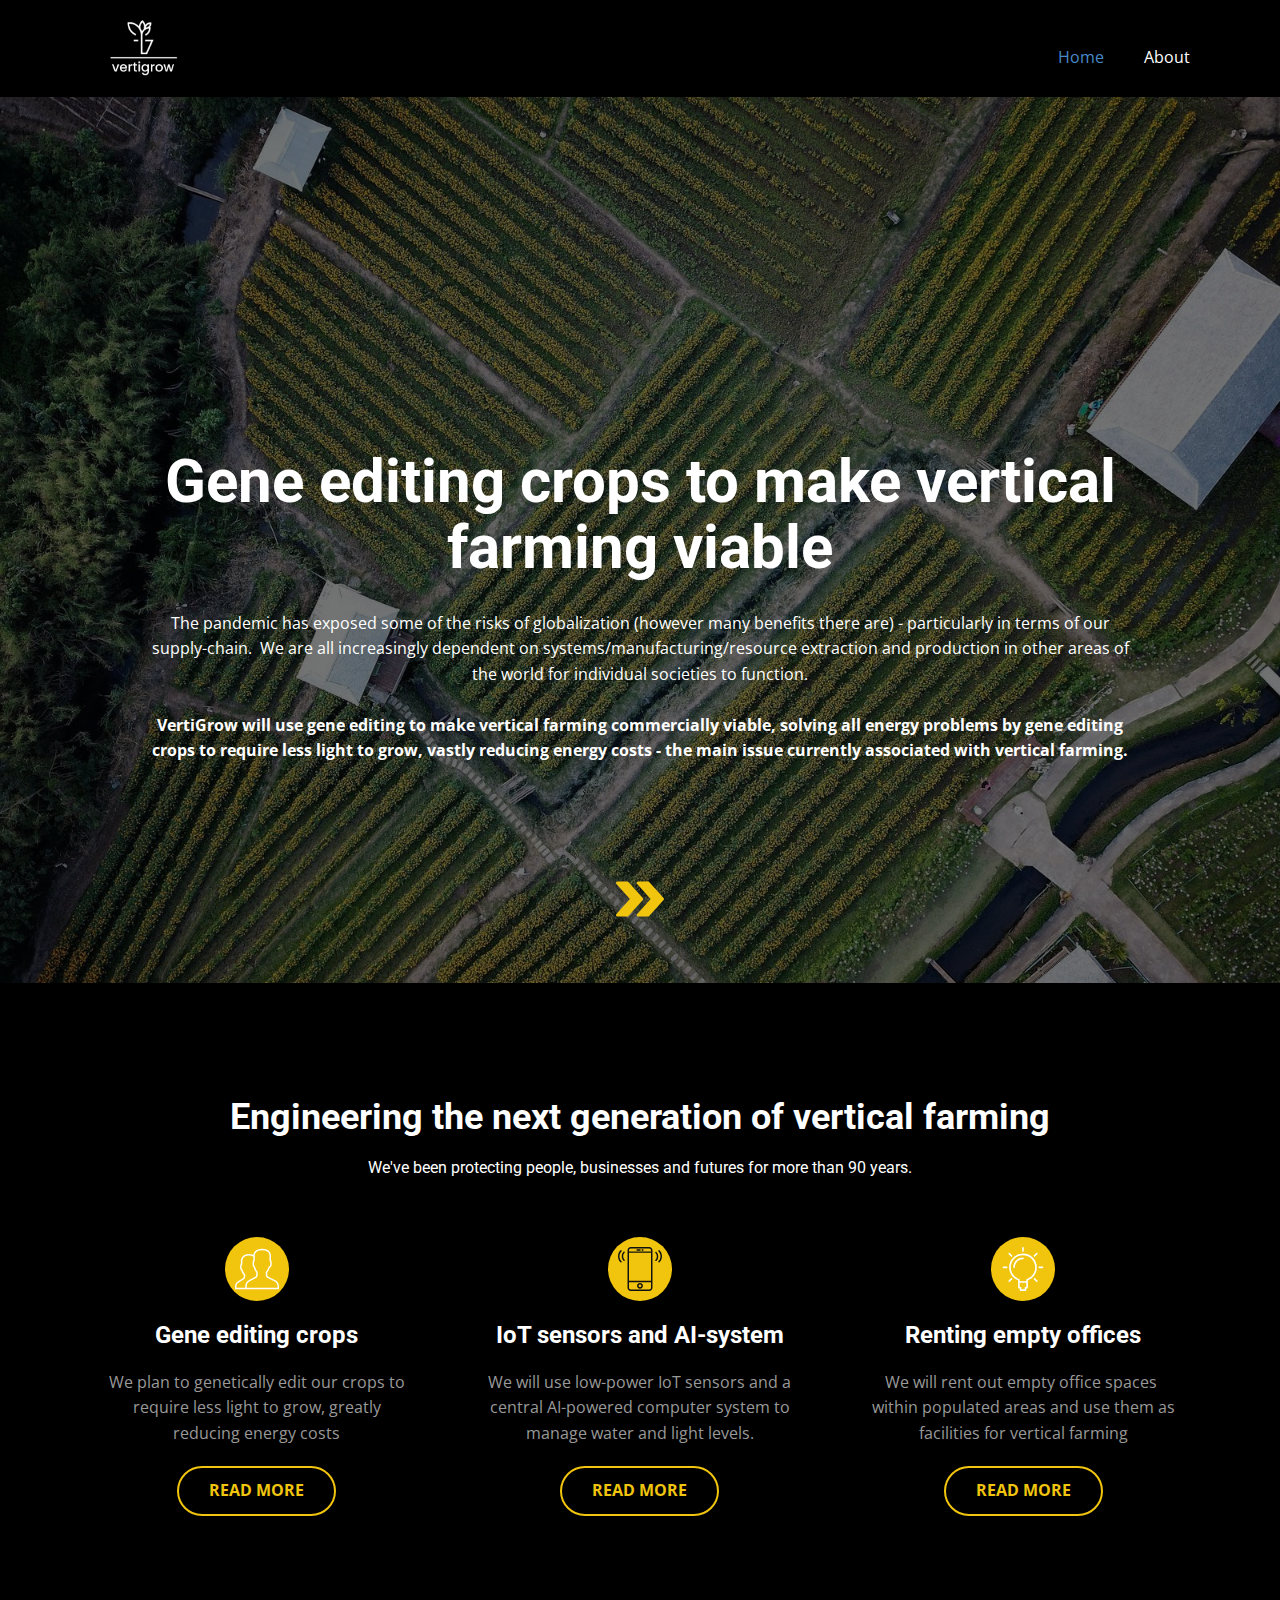
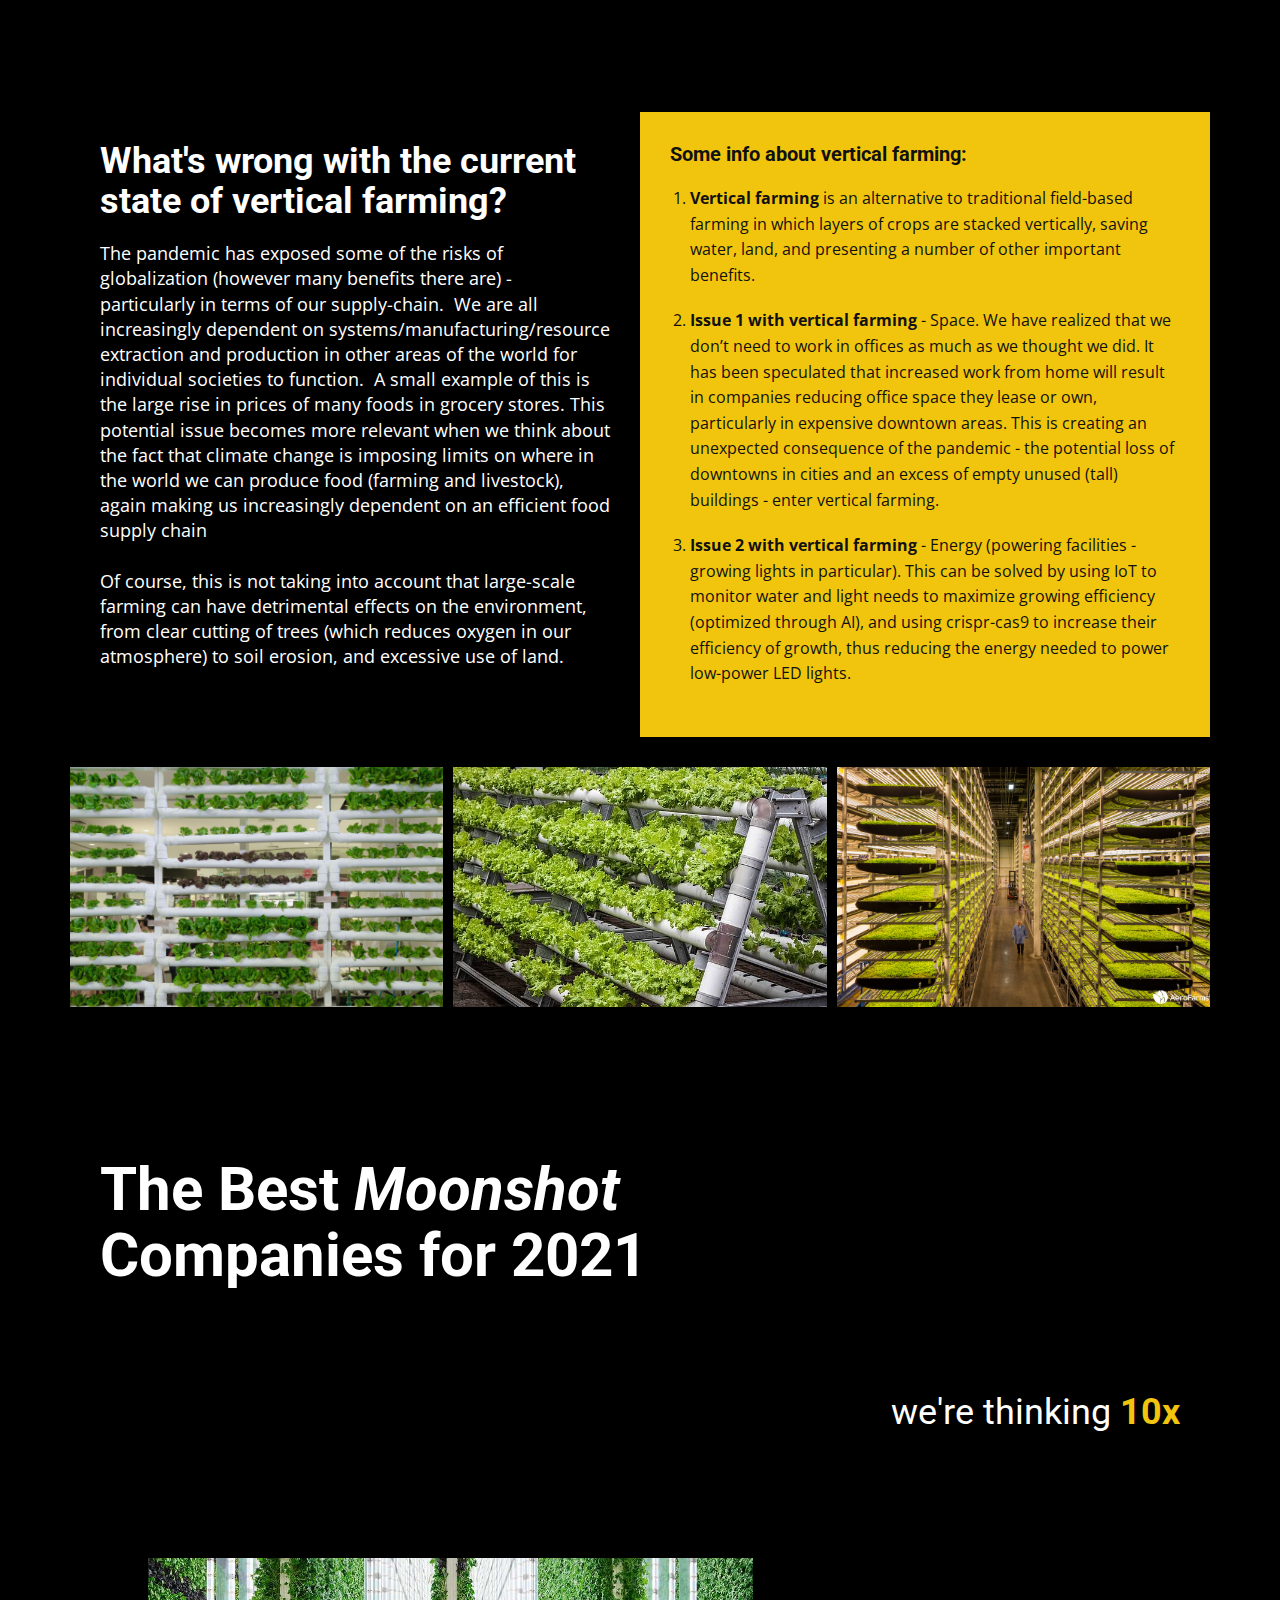
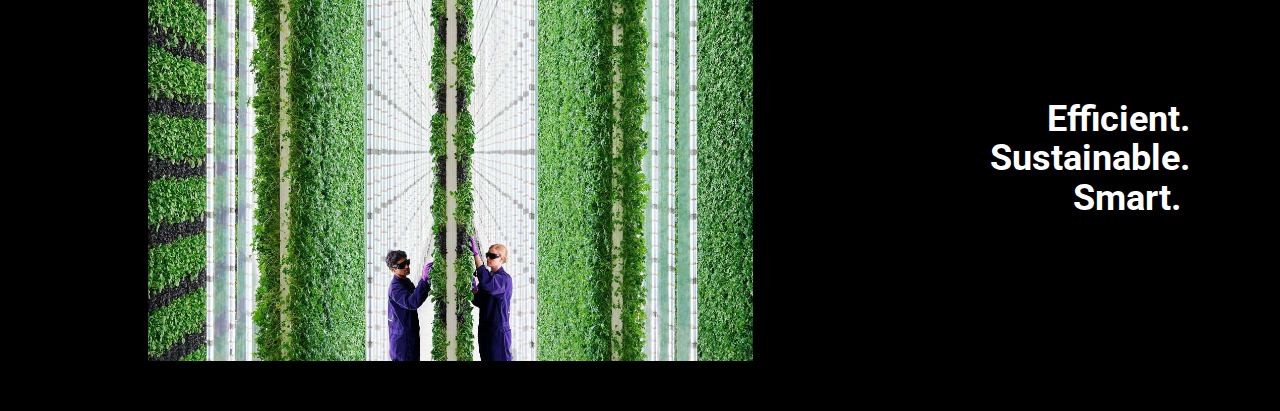
<file: index.html>
<!DOCTYPE html>
<html style="font-size: 16px;">
  <head>
    <meta name="viewport" content="width=device-width, initial-scale=1.0">
    <meta charset="utf-8">
    <meta name="keywords" content="Gene Editing Crop​​s to Make Vertical Farming Viable, Insurance and investing for your many sides, Finding the best car insurance company for you, The Best Insurance Companies for 2021, The Best Car Insurance Companies for 2021, Faq, Safe. Relaxing. Good to ride in. Subtly decorated., Contact Us">
    <meta name="description" content="">
    <meta name="page_type" content="np-template-header-footer-from-plugin">
    <title>Home</title>
    <link rel="stylesheet" href="nicepage.css" media="screen">
<link rel="stylesheet" href="Home.css" media="screen">
    <script class="u-script" type="text/javascript" src="jquery.js" defer=""></script>
    <script class="u-script" type="text/javascript" src="nicepage.js" defer=""></script>
    <meta name="generator" content="Nicepage 3.13.2, nicepage.com">
    <link id="u-theme-google-font" rel="stylesheet" href="https://fonts.googleapis.com/css?family=Roboto:100,100i,300,300i,400,400i,500,500i,700,700i,900,900i|Open+Sans:300,300i,400,400i,600,600i,700,700i,800,800i">
    
    
    
    
    
    
    <script type="application/ld+json">{
		"@context": "http://schema.org",
		"@type": "Organization",
		"name": "",
		"url": "index.html",
		"logo": "images/Untitleddrawing19.png"
}</script>
    <meta property="og:title" content="Home">
    <meta property="og:type" content="website">
    <meta name="theme-color" content="#478ac9">
    <link rel="canonical" href="index.html">
    <meta property="og:url" content="index.html">
  </head>
  <body data-home-page="Home.html" data-home-page-title="Home" class="u-body"><header class="u-black u-clearfix u-header u-header" id="sec-2e7d"><div class="u-clearfix u-sheet u-sheet-1">
        <a href="https://nicepage.com" class="u-image u-logo u-image-1" data-image-width="960" data-image-height="720">
          <img src="images/Untitleddrawing19.png" class="u-logo-image u-logo-image-1" data-image-width="157.8442">
        </a>
        <nav class="u-menu u-menu-dropdown u-offcanvas u-menu-1">
          <div class="menu-collapse" style="font-size: 1rem; letter-spacing: 0px;">
            <a class="u-button-style u-custom-left-right-menu-spacing u-custom-padding-bottom u-custom-top-bottom-menu-spacing u-nav-link u-text-active-palette-1-base u-text-hover-palette-2-base" href="#">
              <svg><use xmlns:xlink="http://www.w3.org/1999/xlink" xlink:href="#menu-hamburger"></use></svg>
              <svg version="1.1" xmlns="http://www.w3.org/2000/svg" xmlns:xlink="http://www.w3.org/1999/xlink"><defs><symbol id="menu-hamburger" viewBox="0 0 16 16" style="width: 16px; height: 16px;"><rect y="1" width="16" height="2"></rect><rect y="7" width="16" height="2"></rect><rect y="13" width="16" height="2"></rect>
</symbol>
</defs></svg>
            </a>
          </div>
          <div class="u-nav-container">
            <ul class="u-nav u-unstyled u-nav-1"><li class="u-nav-item"><a class="u-button-style u-nav-link u-text-active-palette-1-base u-text-hover-palette-2-base" href="/" style="padding: 10px 20px;">Home</a>
</li><li class="u-nav-item"><a class="u-button-style u-nav-link u-text-active-palette-1-base u-text-hover-palette-2-base" href="About.html" style="padding: 10px 20px;">About</a>
</li></ul>
          </div>
          <div class="u-nav-container-collapse">
            <div class="u-black u-container-style u-inner-container-layout u-opacity u-opacity-95 u-sidenav">
              <div class="u-sidenav-overflow">
                <div class="u-menu-close"></div>
                <ul class="u-align-center u-nav u-popupmenu-items u-unstyled u-nav-2"><li class="u-nav-item"><a class="u-button-style u-nav-link" href="/">Home</a>
</li><li class="u-nav-item"><a class="u-button-style u-nav-link" href="About.html">About</a>
</li></ul>
              </div>
            </div>
            <div class="u-black u-menu-overlay u-opacity u-opacity-70"></div>
          </div>
        </nav>
      </div></header>
    <section class="u-align-center u-clearfix u-image u-shading u-section-1" id="carousel_17bb" data-image-width="4000" data-image-height="3000">
      <div class="u-clearfix u-sheet u-sheet-1">
        <h1 class="u-text u-text-body-alt-color u-text-1">Gene editing crops<span style="font-weight: 400;">
            <span style="font-weight: 700;"></span>
          </span> to make vertical farming viable
        </h1>
        <p class="u-text u-text-body-alt-color u-text-2">The pandemic has exposed some of the risks of globalization (however many benefits there are) - particularly in terms of our supply-chain.&nbsp; We are all increasingly dependent on systems/manufacturing/resource extraction and production in other areas of the world for individual societies to function.<br>
          <br><b>VertiGrow will use gene editing to make vertical farming commercially viable, solving all energy problems by&nbsp;gene editing crops to require less light&nbsp;to grow, vastly reducing energy costs - the main issue currently associated with vertical farming.</b>
          <br>
        </p><span class="u-icon u-icon-circle u-text-palette-3-base u-icon-1"><svg class="u-svg-link" preserveAspectRatio="xMidYMin slice" viewBox="0 0 480.026 480.026" style=""><use xmlns:xlink="http://www.w3.org/1999/xlink" xlink:href="#svg-5092"></use></svg><svg class="u-svg-content" viewBox="0 0 480.026 480.026" x="0px" y="0px" id="svg-5092" style="enable-background:new 0 0 480.026 480.026;"><g><g><path d="M475.922,229.325l-144-160c-3.072-3.392-7.36-5.312-11.904-5.312h-96c-6.304,0-12.032,3.712-14.624,9.472    c-2.56,5.792-1.504,12.544,2.72,17.216l134.368,149.312l-134.368,149.28c-4.224,4.704-5.312,11.456-2.72,17.216    c2.592,5.792,8.32,9.504,14.624,9.504h96c4.544,0,8.832-1.952,11.904-5.28l144-160    C481.394,244.653,481.394,235.373,475.922,229.325z"></path>
</g>
</g><g><g><path d="M267.922,229.325l-144-160c-3.072-3.392-7.36-5.312-11.904-5.312h-96c-6.304,0-12.032,3.712-14.624,9.472    c-2.56,5.792-1.504,12.544,2.72,17.216l134.368,149.312L4.114,389.293c-4.224,4.704-5.312,11.456-2.72,17.216    c2.592,5.792,8.32,9.504,14.624,9.504h96c4.544,0,8.832-1.952,11.904-5.28l144-160    C273.394,244.653,273.394,235.373,267.922,229.325z"></path>
</g>
</g></svg></span>
      </div>
    </section>
    <section class="u-align-center u-black u-clearfix u-section-2" id="carousel_7d25">
      <div class="u-clearfix u-sheet u-sheet-1">
        <h2 class="u-align-center u-text u-text-1">Engineering the next generation of vertical farming</h2>
        <h5 class="u-text u-text-2">We've been protecting people, businesses and futures for more than 90 years.</h5>
        <div class="u-expanded-width u-list u-list-1">
          <div class="u-repeater u-repeater-1">
            <div class="u-align-center u-container-style u-list-item u-repeater-item">
              <div class="u-container-layout u-similar-container u-container-layout-1"><span class="u-icon u-icon-circle u-palette-3-base u-spacing-10 u-icon-1"><svg class="u-svg-link" preserveAspectRatio="xMidYMin slice" viewBox="0 0 60 60" style=""><use xmlns:xlink="http://www.w3.org/1999/xlink" xlink:href="#svg-6a51"></use></svg><svg class="u-svg-content" viewBox="0 0 60 60" x="0px" y="0px" id="svg-6a51" style="enable-background:new 0 0 60 60;"><path d="M55.014,45.389l-9.553-4.776C44.56,40.162,44,39.256,44,38.248v-3.381c0.229-0.28,0.47-0.599,0.719-0.951
	c1.239-1.75,2.232-3.698,2.954-5.799C49.084,27.47,50,26.075,50,24.5v-4c0-0.963-0.36-1.896-1-2.625v-5.319
	c0.056-0.55,0.276-3.824-2.092-6.525C44.854,3.688,41.521,2.5,37,2.5s-7.854,1.188-9.908,3.53c-1.435,1.637-1.918,3.481-2.064,4.805
	C23.314,9.949,21.294,9.5,19,9.5c-10.389,0-10.994,8.855-11,9v4.579c-0.648,0.706-1,1.521-1,2.33v3.454
	c0,1.079,0.483,2.085,1.311,2.765c0.825,3.11,2.854,5.46,3.644,6.285v2.743c0,0.787-0.428,1.509-1.171,1.915l-6.653,4.173
	C1.583,48.134,0,50.801,0,53.703V57.5h14h2h44v-4.043C60,50.019,58.089,46.927,55.014,45.389z M14,53.262V55.5H2v-1.797
	c0-2.17,1.184-4.164,3.141-5.233l6.652-4.173c1.333-0.727,2.161-2.121,2.161-3.641v-3.591l-0.318-0.297
	c-0.026-0.024-2.683-2.534-3.468-5.955l-0.091-0.396l-0.342-0.22C9.275,29.899,9,29.4,9,28.863v-3.454
	c0-0.36,0.245-0.788,0.671-1.174L10,23.938l-0.002-5.38C10.016,18.271,10.537,11.5,19,11.5c2.393,0,4.408,0.553,6,1.644v4.731
	c-0.64,0.729-1,1.662-1,2.625v4c0,0.304,0.035,0.603,0.101,0.893c0.027,0.116,0.081,0.222,0.118,0.334
	c0.055,0.168,0.099,0.341,0.176,0.5c0.001,0.002,0.002,0.003,0.003,0.005c0.256,0.528,0.629,1,1.099,1.377
	c0.005,0.019,0.011,0.036,0.016,0.054c0.06,0.229,0.123,0.457,0.191,0.68l0.081,0.261c0.014,0.046,0.031,0.093,0.046,0.139
	c0.035,0.108,0.069,0.215,0.105,0.321c0.06,0.175,0.123,0.356,0.196,0.553c0.031,0.082,0.065,0.156,0.097,0.237
	c0.082,0.209,0.164,0.411,0.25,0.611c0.021,0.048,0.039,0.1,0.06,0.147l0.056,0.126c0.026,0.058,0.053,0.11,0.079,0.167
	c0.098,0.214,0.194,0.421,0.294,0.621c0.016,0.032,0.031,0.067,0.047,0.099c0.063,0.125,0.126,0.243,0.189,0.363
	c0.108,0.206,0.214,0.4,0.32,0.588c0.052,0.092,0.103,0.182,0.154,0.269c0.144,0.246,0.281,0.472,0.414,0.682
	c0.029,0.045,0.057,0.092,0.085,0.135c0.242,0.375,0.452,0.679,0.626,0.916c0.046,0.063,0.086,0.117,0.125,0.17
	c0.022,0.029,0.052,0.071,0.071,0.097v3.309c0,0.968-0.528,1.856-1.377,2.32l-2.646,1.443l-0.461-0.041l-0.188,0.395l-5.626,3.069
	C15.801,46.924,14,49.958,14,53.262z M58,55.5H16v-2.238c0-2.571,1.402-4.934,3.659-6.164l8.921-4.866
	C30.073,41.417,31,39.854,31,38.155v-4.018v-0.001l-0.194-0.232l-0.038-0.045c-0.002-0.003-0.064-0.078-0.165-0.21
	c-0.006-0.008-0.012-0.016-0.019-0.024c-0.053-0.069-0.115-0.152-0.186-0.251c-0.001-0.002-0.002-0.003-0.003-0.005
	c-0.149-0.207-0.336-0.476-0.544-0.8c-0.005-0.007-0.009-0.015-0.014-0.022c-0.098-0.153-0.202-0.32-0.308-0.497
	c-0.008-0.013-0.016-0.026-0.024-0.04c-0.226-0.379-0.466-0.808-0.705-1.283c0,0-0.001-0.001-0.001-0.002
	c-0.127-0.255-0.254-0.523-0.378-0.802l0,0c-0.017-0.039-0.035-0.077-0.052-0.116h0c-0.055-0.125-0.11-0.256-0.166-0.391
	c-0.02-0.049-0.04-0.1-0.06-0.15c-0.052-0.131-0.105-0.263-0.161-0.414c-0.102-0.272-0.198-0.556-0.29-0.849l-0.055-0.178
	c-0.006-0.02-0.013-0.04-0.019-0.061c-0.094-0.316-0.184-0.639-0.26-0.971l-0.091-0.396l-0.341-0.22
	C26.346,25.803,26,25.176,26,24.5v-4c0-0.561,0.238-1.084,0.67-1.475L27,18.728V12.5v-0.354l-0.027-0.021
	c-0.034-0.722,0.009-2.935,1.623-4.776C30.253,5.458,33.081,4.5,37,4.5c3.905,0,6.727,0.951,8.386,2.828
	c1.947,2.201,1.625,5.017,1.623,5.041L47,18.728l0.33,0.298C47.762,19.416,48,19.939,48,20.5v4c0,0.873-0.572,1.637-1.422,1.899
	l-0.498,0.153l-0.16,0.495c-0.669,2.081-1.622,4.003-2.834,5.713c-0.297,0.421-0.586,0.794-0.837,1.079L42,34.123v4.125
	c0,1.77,0.983,3.361,2.566,4.153l9.553,4.776C56.513,48.374,58,50.78,58,53.457V55.5z"></path></svg></span>
                <h5 class="u-text u-text-3">Gene editing crops</h5>
                <p class="u-text u-text-grey-40 u-text-4">We plan to genetically edit our crops to require less light to grow, greatly reducing energy costs<br>
                </p>
                <a href="https://nicepage.com/k/interactive-website-templates" class="u-border-2 u-border-palette-3-base u-btn u-btn-round u-button-style u-hover-palette-3-base u-none u-radius-25 u-text-hover-white u-text-palette-3-base u-btn-1">read more</a>
              </div>
            </div>
            <div class="u-align-center u-container-style u-list-item u-repeater-item">
              <div class="u-container-layout u-similar-container u-container-layout-2"><span class="u-icon u-icon-circle u-palette-3-base u-spacing-10 u-icon-2"><svg class="u-svg-link" preserveAspectRatio="xMidYMin slice" viewBox="0 0 60 60" style=""><use xmlns:xlink="http://www.w3.org/1999/xlink" xlink:href="#svg-c8a6"></use></svg><svg class="u-svg-content" viewBox="0 0 60 60" x="0px" y="0px" id="svg-c8a6" style="enable-background:new 0 0 60 60;"><g><path d="M42.595,0H17.405C14.977,0,13,1.977,13,4.405v51.189C13,58.023,14.977,60,17.405,60h25.189C45.023,60,47,58.023,47,55.595
		V4.405C47,1.977,45.023,0,42.595,0z M15,8h30v38H15V8z M17.405,2h25.189C43.921,2,45,3.079,45,4.405V6H15V4.405
		C15,3.079,16.079,2,17.405,2z M42.595,58H17.405C16.079,58,15,56.921,15,55.595V48h30v7.595C45,56.921,43.921,58,42.595,58z"></path><path d="M30,49c-2.206,0-4,1.794-4,4s1.794,4,4,4s4-1.794,4-4S32.206,49,30,49z M30,55c-1.103,0-2-0.897-2-2s0.897-2,2-2
		s2,0.897,2,2S31.103,55,30,55z"></path><path d="M26,5h4c0.553,0,1-0.447,1-1s-0.447-1-1-1h-4c-0.553,0-1,0.447-1,1S25.447,5,26,5z"></path><path d="M33,5h1c0.553,0,1-0.447,1-1s-0.447-1-1-1h-1c-0.553,0-1,0.447-1,1S32.447,5,33,5z"></path><path d="M56.612,4.569c-0.391-0.391-1.023-0.391-1.414,0s-0.391,1.023,0,1.414c3.736,3.736,3.736,9.815,0,13.552
		c-0.391,0.391-0.391,1.023,0,1.414c0.195,0.195,0.451,0.293,0.707,0.293s0.512-0.098,0.707-0.293
		C61.128,16.434,61.128,9.085,56.612,4.569z"></path><path d="M52.401,6.845c-0.391-0.391-1.023-0.391-1.414,0s-0.391,1.023,0,1.414c1.237,1.237,1.918,2.885,1.918,4.639
		s-0.681,3.401-1.918,4.638c-0.391,0.391-0.391,1.023,0,1.414c0.195,0.195,0.451,0.293,0.707,0.293s0.512-0.098,0.707-0.293
		c1.615-1.614,2.504-3.764,2.504-6.052S54.017,8.459,52.401,6.845z"></path><path d="M4.802,5.983c0.391-0.391,0.391-1.023,0-1.414s-1.023-0.391-1.414,0c-4.516,4.516-4.516,11.864,0,16.38
		c0.195,0.195,0.451,0.293,0.707,0.293s0.512-0.098,0.707-0.293c0.391-0.391,0.391-1.023,0-1.414
		C1.065,15.799,1.065,9.72,4.802,5.983z"></path><path d="M9.013,6.569c-0.391-0.391-1.023-0.391-1.414,0c-1.615,1.614-2.504,3.764-2.504,6.052s0.889,4.438,2.504,6.053
		c0.195,0.195,0.451,0.293,0.707,0.293s0.512-0.098,0.707-0.293c0.391-0.391,0.391-1.023,0-1.414
		c-1.237-1.237-1.918-2.885-1.918-4.639S7.775,9.22,9.013,7.983C9.403,7.593,9.403,6.96,9.013,6.569z"></path>
</g></svg></span>
                <h5 class="u-text u-text-5">IoT sensors and AI-system</h5>
                <p class="u-text u-text-grey-40 u-text-6">We will use low-power IoT sensors and a central AI-powered computer system to manage water and light levels.</p>
                <a href="https://nicepage.com/k/interactive-website-templates" class="u-border-2 u-border-palette-3-base u-btn u-btn-round u-button-style u-hover-palette-3-base u-none u-radius-25 u-text-hover-white u-text-palette-3-base u-btn-2">read more</a>
              </div>
            </div>
            <div class="u-align-center u-container-style u-list-item u-repeater-item">
              <div class="u-container-layout u-similar-container u-container-layout-3"><span class="u-icon u-icon-circle u-palette-3-base u-spacing-10 u-icon-3"><svg class="u-svg-link" preserveAspectRatio="xMidYMin slice" viewBox="0 0 54 54" style=""><use xmlns:xlink="http://www.w3.org/1999/xlink" xlink:href="#svg-fd51"></use></svg><svg class="u-svg-content" viewBox="0 0 54 54" x="0px" y="0px" id="svg-fd51" style="enable-background:new 0 0 54 54;"><g><path d="M27,8c-9.374,0-17,7.626-17,17c0,7.112,4.391,13.412,11,15.9V50c0,0.553,0.447,1,1,1h1v2c0,0.553,0.447,1,1,1h6
		c0.553,0,1-0.447,1-1v-2h1c0.553,0,1-0.447,1-1v-9.1c6.609-2.488,11-8.788,11-15.9C44,15.626,36.374,8,27,8z M30,49
		c-0.553,0-1,0.447-1,1v2h-4v-2c0-0.553-0.447-1-1-1h-1v-5h8v5H30z M31.688,39.242C31.277,39.377,31,39.761,31,40.192V42h-8v-1.808
		c0-0.432-0.277-0.815-0.688-0.95C16.145,37.214,12,31.49,12,25c0-8.271,6.729-15,15-15s15,6.729,15,15
		C42,31.49,37.855,37.214,31.688,39.242z"></path><path d="M27,6c0.553,0,1-0.447,1-1V1c0-0.553-0.447-1-1-1s-1,0.447-1,1v4C26,5.553,26.447,6,27,6z"></path><path d="M51,24h-4c-0.553,0-1,0.447-1,1s0.447,1,1,1h4c0.553,0,1-0.447,1-1S51.553,24,51,24z"></path><path d="M7,24H3c-0.553,0-1,0.447-1,1s0.447,1,1,1h4c0.553,0,1-0.447,1-1S7.553,24,7,24z"></path><path d="M43.264,7.322l-2.828,2.828c-0.391,0.391-0.391,1.023,0,1.414c0.195,0.195,0.451,0.293,0.707,0.293
		s0.512-0.098,0.707-0.293l2.828-2.828c0.391-0.391,0.391-1.023,0-1.414S43.654,6.932,43.264,7.322z"></path><path d="M12.15,38.436l-2.828,2.828c-0.391,0.391-0.391,1.023,0,1.414c0.195,0.195,0.451,0.293,0.707,0.293
		s0.512-0.098,0.707-0.293l2.828-2.828c0.391-0.391,0.391-1.023,0-1.414S12.541,38.045,12.15,38.436z"></path><path d="M41.85,38.436c-0.391-0.391-1.023-0.391-1.414,0s-0.391,1.023,0,1.414l2.828,2.828c0.195,0.195,0.451,0.293,0.707,0.293
		s0.512-0.098,0.707-0.293c0.391-0.391,0.391-1.023,0-1.414L41.85,38.436z"></path><path d="M12.15,11.564c0.195,0.195,0.451,0.293,0.707,0.293s0.512-0.098,0.707-0.293c0.391-0.391,0.391-1.023,0-1.414l-2.828-2.828
		c-0.391-0.391-1.023-0.391-1.414,0s-0.391,1.023,0,1.414L12.15,11.564z"></path><path d="M27,13c-6.617,0-12,5.383-12,12c0,0.553,0.447,1,1,1s1-0.447,1-1c0-5.514,4.486-10,10-10c0.553,0,1-0.447,1-1
		S27.553,13,27,13z"></path>
</g></svg></span>
                <h5 class="u-text u-text-7">Renting empty offices</h5>
                <p class="u-text u-text-grey-40 u-text-8">We will rent out empty office spaces&nbsp; within populated areas and use them as facilities for vertical farming</p>
                <a href="https://nicepage.com/c/real-estate-website-templates" class="u-border-2 u-border-palette-3-base u-btn u-btn-round u-button-style u-hover-palette-3-base u-none u-radius-25 u-text-hover-white u-text-palette-3-base u-btn-3">read more</a>
              </div>
            </div>
          </div>
        </div>
      </div>
    </section>
    <section class="u-black u-clearfix u-section-3" id="carousel_603c">
      <div class="u-clearfix u-sheet u-valign-middle u-sheet-1">
        <div class="u-clearfix u-expanded-width u-layout-wrap u-layout-wrap-1">
          <div class="u-layout">
            <div class="u-layout-row">
              <div class="u-container-style u-layout-cell u-size-30 u-layout-cell-1">
                <div class="u-container-layout u-valign-top u-container-layout-1">
                  <h2 class="u-text u-text-1">What's wrong with the current state of vertical farming?</h2>
                  <h6 class="u-custom-font u-text u-text-font u-text-2">The pandemic has exposed some of the risks of globalization (however many benefits there are) - particularly in terms of our supply-chain.&nbsp; We are all increasingly dependent on systems/manufacturing/resource extraction and production in other areas of the world for individual societies to function.&nbsp; A small example of this is the large rise in prices of many foods in grocery stores. This potential issue becomes more relevant when we think about the fact that climate change is imposing limits on where in the world we can produce food (farming and livestock), again making us increasingly dependent on an efficient food supply chain<br>
                    <br>Of course, this is not taking into account that large-scale farming can have detrimental effects on the environment, from clear cutting of trees (which reduces oxygen in our atmosphere) to soil erosion, and excessive use of land.
                  </h6>
                </div>
              </div>
              <div class="u-container-style u-layout-cell u-palette-3-base u-size-30 u-layout-cell-2">
                <div class="u-container-layout u-valign-bottom u-container-layout-2">
                  <h5 class="u-text u-text-3">Some info about vertical farming:</h5>
                  <ol class="u-spacing-20 u-text u-text-4">
                    <li><b>Vertical farming</b>&nbsp;is an alternative to traditional field-based farming in which layers of crops are stacked vertically, saving water, land, and presenting a number of other important benefits.&nbsp;<br>
                    </li>
                    <li><b>Issue 1 with vertical farming</b>&nbsp;- Space. We have realized that we don’t need to work in offices as much as we thought we did. It has been speculated that increased work from home will result in companies reducing office space they lease or own, particularly in expensive downtown areas. This is creating an unexpected consequence of the pandemic - the potential loss of downtowns in cities and an excess of empty unused (tall) buildings - enter vertical farming.<br>
                    </li>
                    <li><b>Issue 2 with vertical farming</b>&nbsp;- Energy (powering facilities - growing lights in particular). This can be solved by using IoT to monitor water and light needs to maximize growing efficiency (optimized through AI), and using crispr-cas9 to increase their efficiency of growth, thus reducing the energy needed to power low-power LED lights.<br>
                    </li>
                  </ol>
                </div>
              </div>
            </div>
          </div>
        </div>
        <div class="u-gallery u-layout-grid u-lightbox u-no-transition u-show-text-on-hover u-gallery-1">
          <div class="u-gallery-inner u-gallery-inner-1">
            <div class="u-effect-fade u-gallery-item">
              <div class="u-back-slide" data-image-width="1600" data-image-height="1200">
                <img class="u-back-image u-expanded" src="images/vertical-farming.jpg">
              </div>
              <div class="u-over-slide u-shading u-over-slide-1">
                <h3 class="u-gallery-heading"></h3>
                <p class="u-gallery-text"></p>
              </div>
            </div>
            <div class="u-effect-fade u-gallery-item u-gallery-item-2">
              <div class="u-back-slide" data-image-width="744" data-image-height="400">
                <img class="u-back-image u-expanded" src="images/csm_Vertical_farming_goes_high-tech_and_underground_658632c061.jpg">
              </div>
              <div class="u-over-slide u-shading u-over-slide-2">
                <h3 class="u-gallery-heading"></h3>
                <p class="u-gallery-text"></p>
              </div>
            </div>
            <div class="u-effect-fade u-gallery-item u-gallery-item-3">
              <div class="u-back-slide" data-image-width="1000" data-image-height="636">
                <img class="u-back-image u-expanded" src="images/aerofarms-indoor-verticle-farming-staffer-1000x636.png">
              </div>
              <div class="u-over-slide u-shading u-over-slide-3">
                <h3 class="u-gallery-heading"></h3>
                <p class="u-gallery-text"></p>
              </div>
            </div>
          </div>
        </div>
      </div>
    </section>
    <section class="u-black u-clearfix u-section-4" id="carousel_874e">
      <div class="u-clearfix u-sheet u-sheet-1">
        <div class="u-clearfix u-expanded-width u-layout-wrap u-layout-wrap-1">
          <div class="u-layout">
            <div class="u-layout-row">
              <div class="u-container-style u-layout-cell u-size-33-md u-size-33-sm u-size-33-xs u-size-36-xl u-size-41-lg u-layout-cell-1">
                <div class="u-container-layout u-container-layout-1">
                  <h2 class="u-text u-text-default u-text-1">The Best <span style="font-style: italic; font-weight: 700;">Moonshot</span> Companies for 2021
                  </h2>
                </div>
              </div>
              <div class="u-align-right u-container-style u-layout-cell u-size-19-lg u-size-24-xl u-size-27-md u-size-27-sm u-size-27-xs u-layout-cell-2">
                <div class="u-container-layout u-valign-middle-md u-valign-middle-sm u-valign-middle-xs u-container-layout-2">
                  <h5 class="u-text u-text-2">we're thinking&nbsp;<span style="font-weight: 700;" class="u-text-palette-3-base">10x</span>
                  </h5>
                </div>
              </div>
            </div>
          </div>
        </div>
      </div>
    </section>
    <section class="u-black u-clearfix u-section-5" style="padding-bottom:20px" id="carousel_88c7">
      <div class="u-clearfix u-sheet u-sheet-1">
        <div class="u-clearfix u-expanded-width u-layout-wrap u-layout-wrap-1">
          <div class="u-layout">
            <div class="u-layout-row">
              <div class="u-container-style u-image u-image-contain u-layout-cell u-left-cell u-size-37-lg u-size-37-md u-size-37-sm u-size-37-xs u-size-40-xl u-image-1" data-image-width="1200" data-image-height="800">
                <div class="u-container-layout u-container-layout-1"></div>
              </div>
              <div class="u-align-right u-container-style u-layout-cell u-right-cell u-size-20-xl u-size-23-lg u-size-23-md u-size-23-sm u-size-23-xs u-layout-cell-2">
                <div class="u-container-layout u-valign-middle u-container-layout-2">
                  <h2 class="u-text u-text-white u-text-1">Efficient. Sustainable. Smart.&nbsp;</h2>
                </div>
              </div>
            </div>
          </div>
        </div>
      </div>
    </section>
  </body>
</html>
</file>
